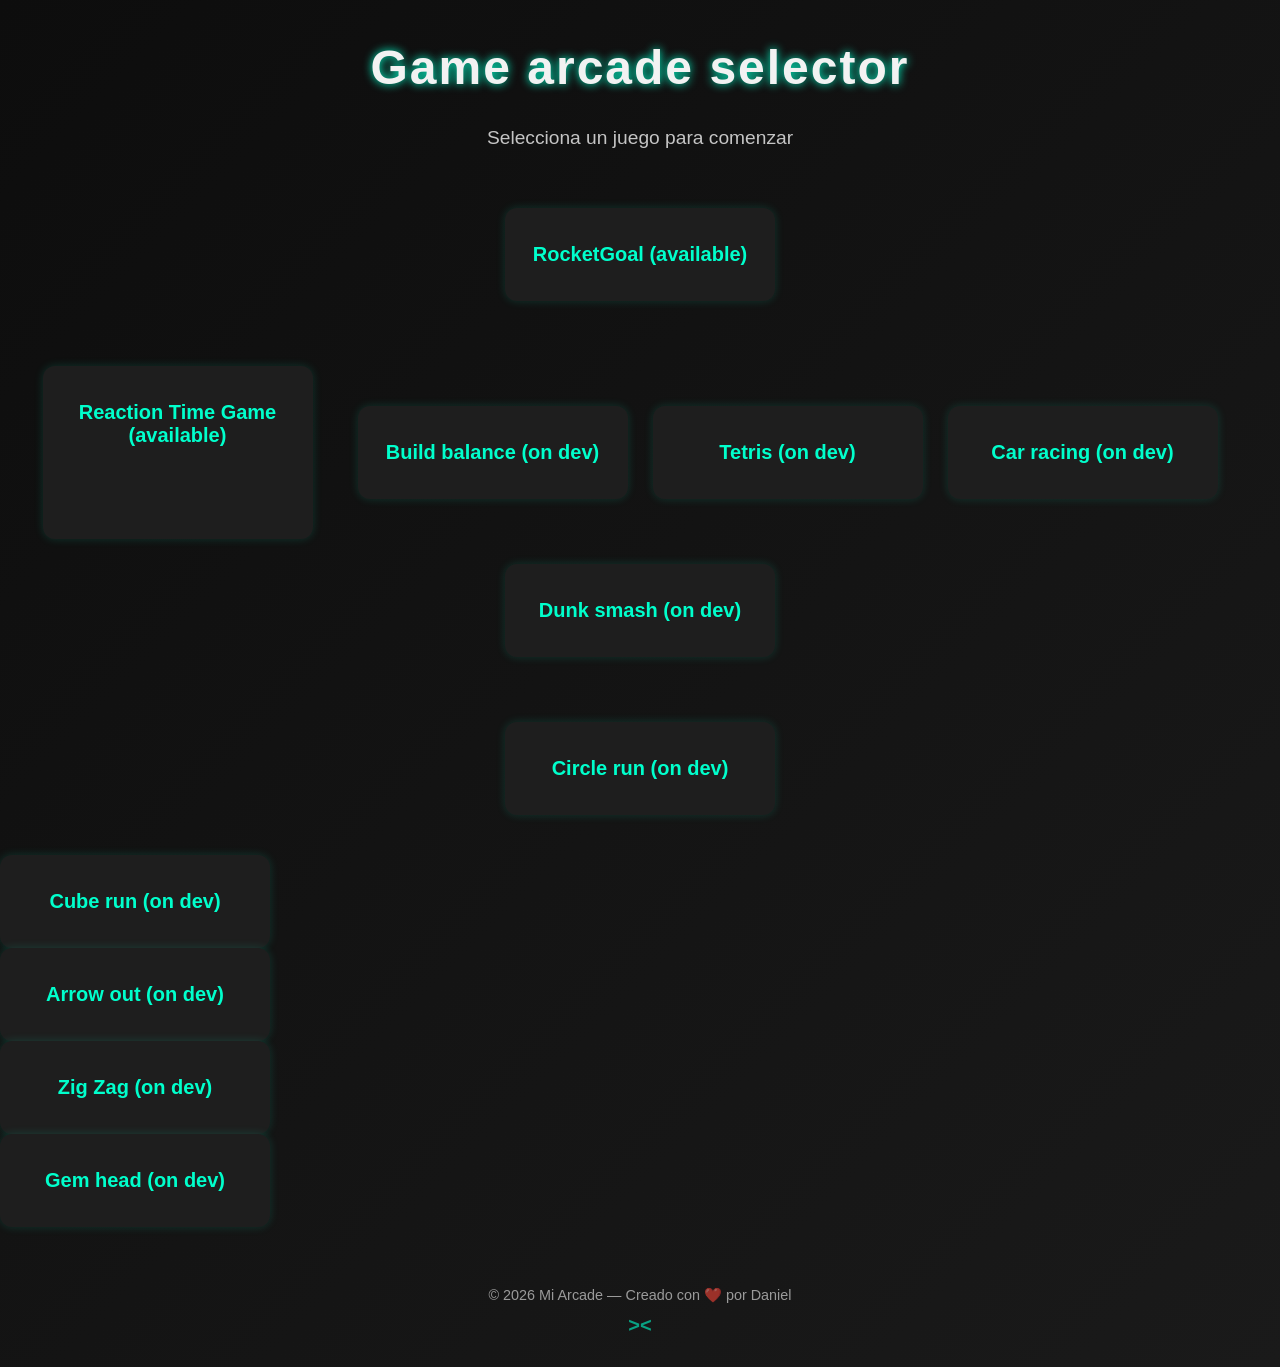
<file: index.html>
<!DOCTYPE html>
<html lang="es">
<head>
  <meta charset="UTF-8">
  <meta name="viewport" content="width=device-width, initial-scale=1.0">
  <title>Mi Arcade</title>

  <style>
    /* Estilos generales */
    body {
      font-family: 'Segoe UI', Arial, sans-serif;
      background: linear-gradient(135deg, #0d0d0d, #1a1a1a);
      color: #f2f2f2;
      margin: 0;
      padding: 0;
      text-align: center;
    }
  .footer-link {
    all: unset;       /* Elimina TODOS los estilos heredados */
    cursor: pointer;  /* Se lo devolvemos porque all: unset lo quita */
  }
    h1 {
      margin-top: 40px;
      font-size: 3rem;
      letter-spacing: 2px;
      text-shadow: 0 0 10px #00ffcc;
    }

    p {
      font-size: 1.2rem;
      opacity: 0.8;
    }

    /* Contenedor de juegos */
    .game-list {
      display: flex;
      flex-wrap: wrap;
      justify-content: center;
      gap: 25px;
      padding: 40px 20px;
    }

    /* Tarjeta de juego */
    .game {
      background: #1e1e1e;
      padding: 25px;
      border-radius: 12px;
      width: 220px;
      transition: transform 0.25s ease, background 0.25s ease;
      box-shadow: 0 0 10px rgba(0, 255, 204, 0.15);
    }

    .game:hover {
      transform: translateY(-6px) scale(1.05);
      background: #262626;
      box-shadow: 0 0 15px rgba(0, 255, 204, 0.3);
    }

    /* Enlaces */
    a {
      color: #00ffcc;
      text-decoration: none;
      font-size: 20px;
      font-weight: bold;
      display: block;
      padding: 10px 0;
    }

    a:hover {
      text-shadow: 0 0 8px #00ffcc;
    }

    /* Footer */
    footer {
      margin-top: 40px;
      padding: 20px;
      font-size: 0.9rem;
      opacity: 0.6;
    }
  </style>
</head>

<body>

  <h1>Game arcade selector</h1>
  <p>Selecciona un juego para comenzar</p>

  <div class="game-list">
    <div class="game">
      <a href="games/rocketgoal/index.html">RocketGoal (available)</a>
    </div>

  <div class="game-list">
    <div class="game">
      <a href="games/reaction-time/index.html">Reaction Time Game (available)</a>
    </div>
    
  <div class="game-list">
    <div class="game">
      <a href="games/stack/index.html">Build balance (on dev)</a>
    </div>
  

    <div class="game">
      <a href="games/tetris/index.html">Tetris (on dev)</a>
    </div>

    <div class="game">
      <a href="games/car_racing/index.html">Car racing  (on dev)</a>
    </div>
  </div>

      <div class="game">
      <a href="games/dunk_smash/index.html">Dunk smash  (on dev)</a>
    </div>
  </div>

      <div class="game">
      <a href="games/circle_run/index.html">Circle run  (on dev)</a>
    </div>
  </div>

      <div class="game">
      <a href="games/cube_run/index.html">Cube run  (on dev)</a>
    </div>
  </div>

      <div class="game">
      <a href="games/arrow_out/index.html">Arrow out  (on dev)</a>
    </div>
  </div>

      <div class="game">
      <a href="games/zig_zag/index.html">Zig Zag  (on dev)</a>
    </div>
  </div>

      <div class="game">
      <a href="games/gem_head/index.html">Gem head  (on dev)</a>
    </div>
  </div>



  <footer>
    © 2026 Mi Arcade — Creado con ❤️ por Daniel
    <a href="text/assolation/index.html" class="footer_link">><</a>
  </footer>

</body>
</html>
</file>
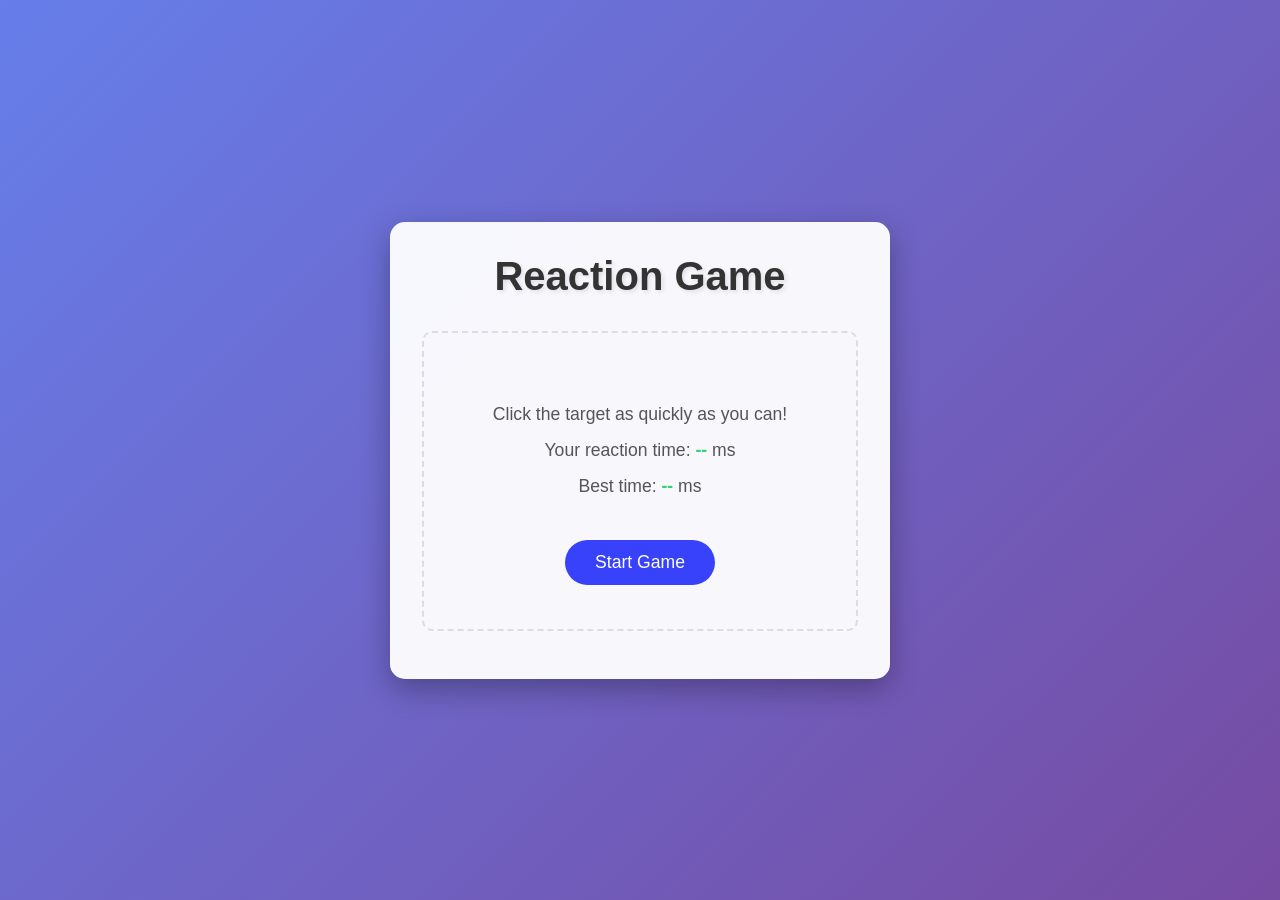
<file: games/index.html>
<!DOCTYPE html>
<html lang="en">
<head>
    <meta charset="UTF-8">
    <meta name="viewport" content="width=device-width, initial-scale=1.0">
    <title>Reaction Game</title>
    <link rel="stylesheet" href="style.css">
</head>
<body>
    <div class="container">
        <h1>Reaction Game</h1>
        <div class="game-area">
            <div id="target" class="target"></div>
            <div class="info">
                <p>Click the target as quickly as you can!</p>
                <p>Your reaction time: <span id="reaction-time">--</span> ms</p>
                <p>Best time: <span id="best-time">--</span> ms</p>
            </div>
            <button id="start-btn">Start Game</button>
        </div>
    </div>
    <script src="script.js"></script>
</body>
</html>
</file>
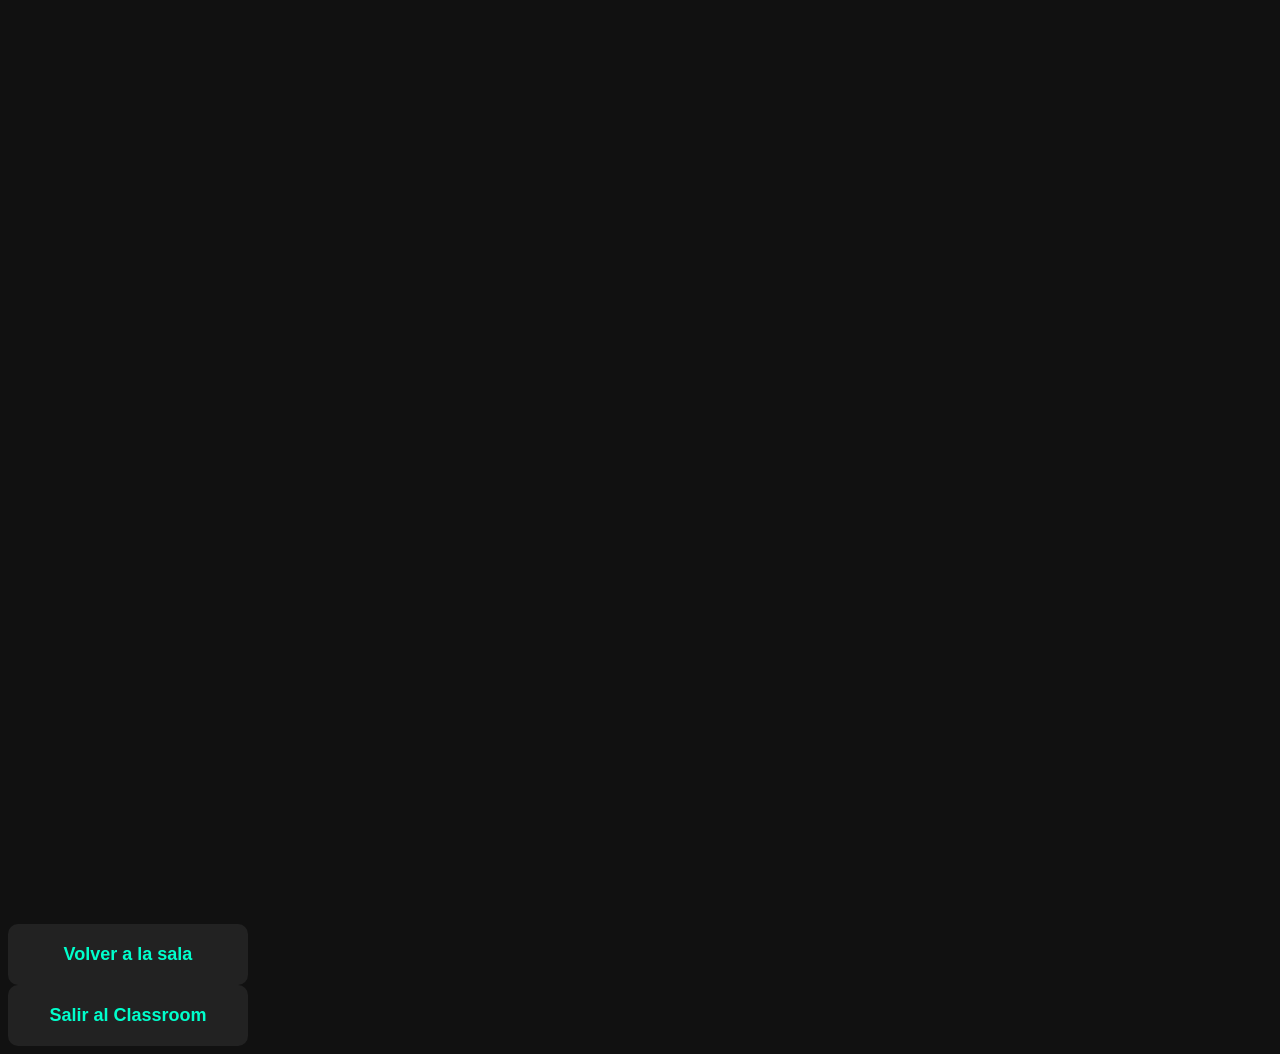
<file: games/arrow_out/index.html>
<!DOCTYPE html>
<html lang="es">
<head>
  <meta charset="UTF-8">
  <title>Arrow Out</title>
  <style>
    body {
      font-family: Arial, sans-serif;
      background: #111;
      color: white;
      text-align: center;
    }

    h1 {
      margin-top: 40px;
    }

    .game-list {
      display: flex;
      flex-wrap: wrap;
      justify-content: center;
      gap: 20px;
      margin-top: 40px;
    }

    .game {
      background: #222;
      padding: 20px;
      border-radius: 10px;
      width: 200px;
      transition: 0.2s;
    }

    .game:hover {
      transform: scale(1.05);
      background: #333;
    }

    a {
      color: #00ffcc;
      text-decoration: none;
      font-size: 18px;
      font-weight: bold;
    }
  </style>
</head>
<body>

  <iframe src="https://y8.com/embed/arrow_out" scrolling="no" style="width: 513px; height: 912px; border: 0; margin: 0; padding: 0;"> </iframe>

 <div class="game">
      <a href="https://daniel-0000-arroyo.github.io/">Volver a la sala</a>
    </div>
  
  <div class="game">
      <a href="https://classroom.google.com/">Salir al Classroom</a>
    </div>

</body>
</html>
</file>
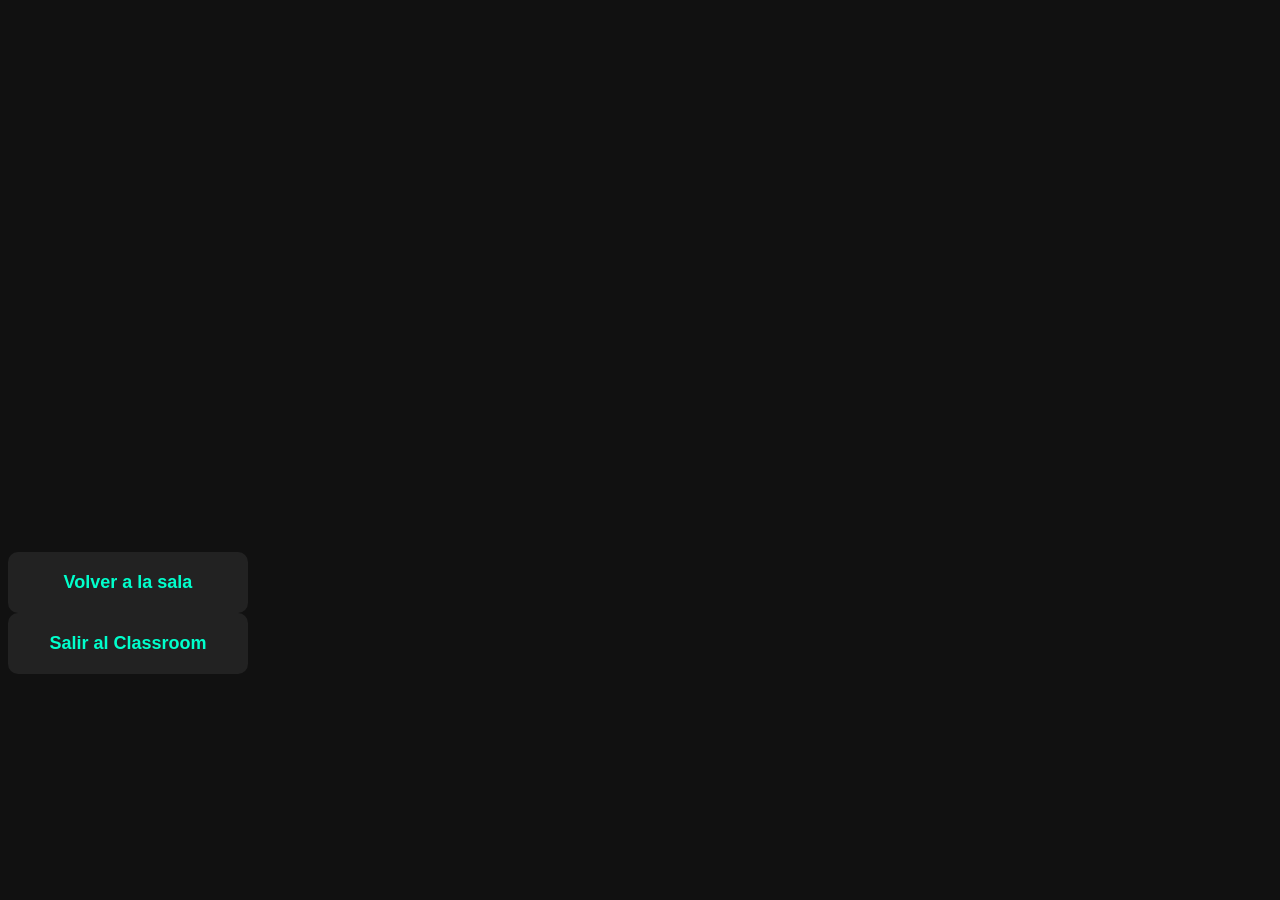
<file: games/car_racing/index.html>
<!DOCTYPE html>
<html lang="es">
<head>
  <meta charset="UTF-8">
  <title>Car Racing</title>
  <style>
    body {
      font-family: Arial, sans-serif;
      background: #111;
      color: white;
      text-align: center;
    }

    h1 {
      margin-top: 40px;
    }

    .game-list {
      display: flex;
      flex-wrap: wrap;
      justify-content: center;
      gap: 20px;
      margin-top: 40px;
    }

    .game {
      background: #222;
      padding: 20px;
      border-radius: 10px;
      width: 200px;
      transition: 0.2s;
    }

    .game:hover {
      transform: scale(1.05);
      background: #333;
    }

    a {
      color: #00ffcc;
      text-decoration: none;
      font-size: 18px;
      font-weight: bold;
    }
  </style>
</head>
<body>
  
<iframe src="https://y8.com/embed/car_racing_drift_3d" scrolling="no" style="width: 960px; height: 540px; border: 0; margin: 0; padding: 0;"> </iframe>
  
 <div class="game">
      <a href="https://daniel-0000-arroyo.github.io/">Volver a la sala</a>
    </div>

  
  <div class="game">
      <a href="https://classroom.google.com/">Salir al Classroom</a>
    </div>

</body>
</html>
</file>
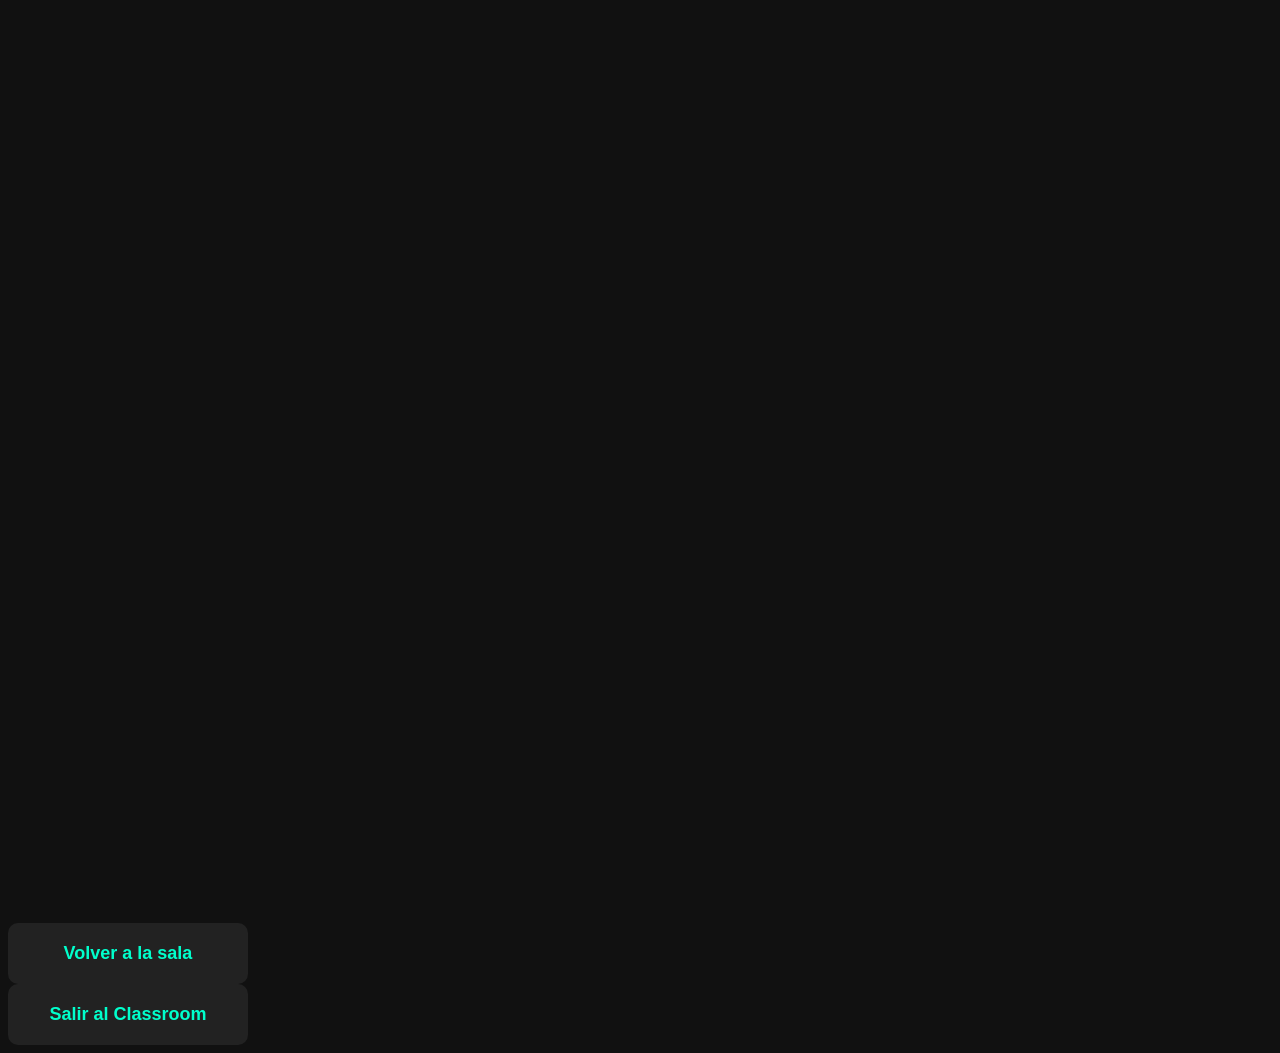
<file: games/circle_run/index.html>
<!DOCTYPE html>
<html lang="es">
<head>
  <meta charset="UTF-8">
  <title>Circle Run</title>
  <style>
    body {
      font-family: Arial, sans-serif;
      background: #111;
      color: white;
      text-align: center;
    }

    h1 {
      margin-top: 40px;
    }

    .game-list {
      display: flex;
      flex-wrap: wrap;
      justify-content: center;
      gap: 20px;
      margin-top: 40px;
    }

    .game {
      background: #222;
      padding: 20px;
      border-radius: 10px;
      width: 200px;
      transition: 0.2s;
    }

    .game:hover {
      transform: scale(1.05);
      background: #333;
    }

    a {
      color: #00ffcc;
      text-decoration: none;
      font-size: 18px;
      font-weight: bold;
    }
  </style>
</head>
<body>

 <iframe src="https://y8.com/embed/circle_run_webgl" scrolling="no" style="width: 521px; height: 911px; border: 0; margin: 0; padding: 0;"> </iframe> 

 <div class="game">
      <a href="https://daniel-0000-arroyo.github.io/">Volver a la sala</a>
    </div>
  
  <div class="game">
      <a href="https://classroom.google.com/">Salir al Classroom</a>
    </div>

</body>
</html>
</file>
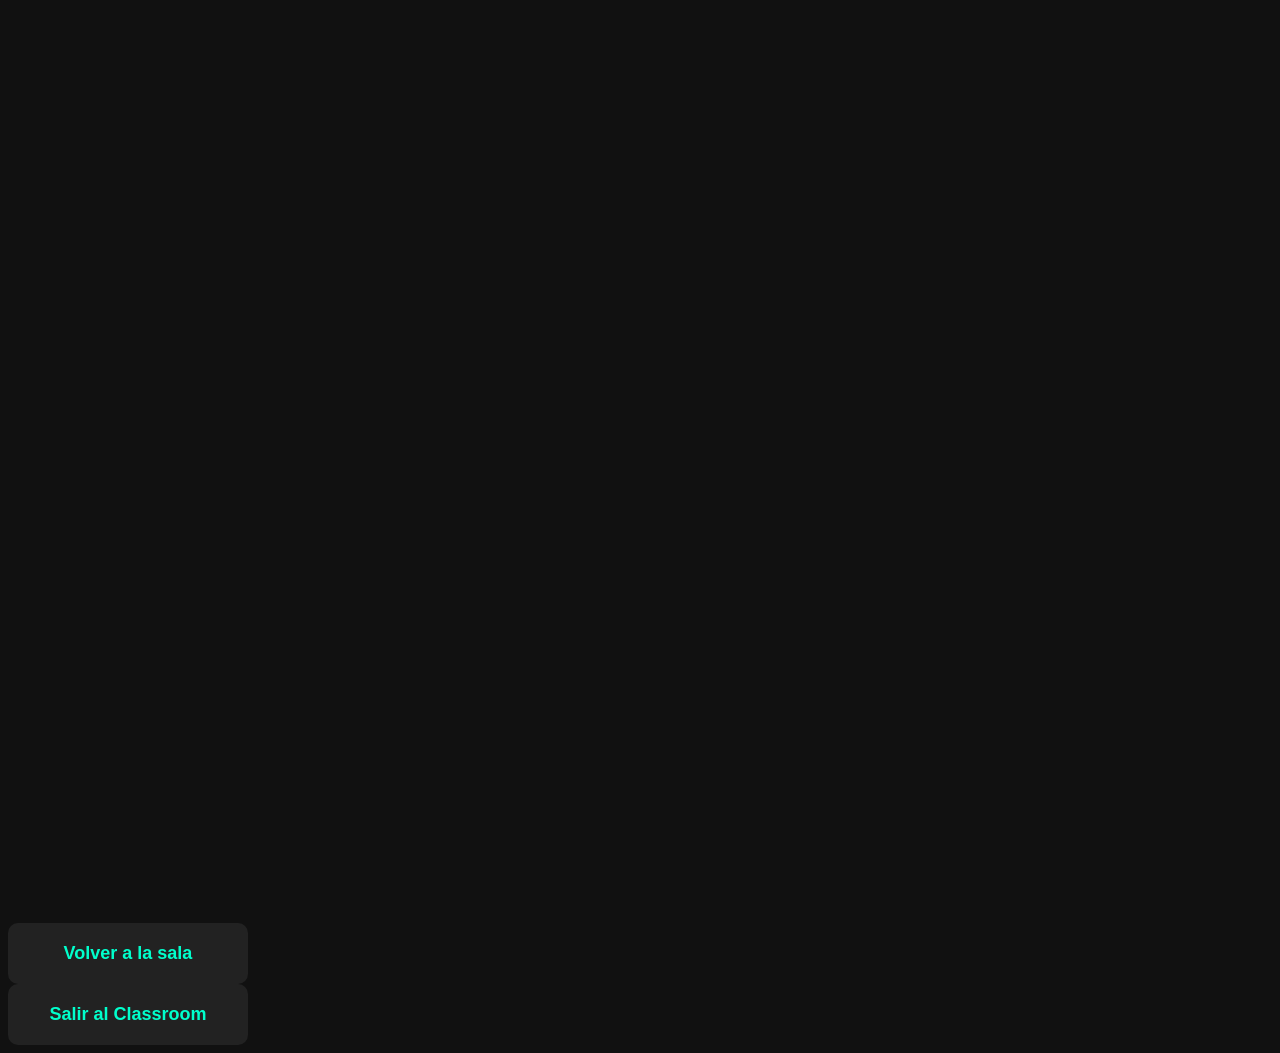
<file: games/cube_run/index.html>
<!DOCTYPE html>
<html lang="es">
<head>
  <meta charset="UTF-8">
  <title>Cube Run</title>
  <style>
    body {
      font-family: Arial, sans-serif;
      background: #111;
      color: white;
      text-align: center;
    }

    h1 {
      margin-top: 40px;
    }

    .game-list {
      display: flex;
      flex-wrap: wrap;
      justify-content: center;
      gap: 20px;
      margin-top: 40px;
    }

    .game {
      background: #222;
      padding: 20px;
      border-radius: 10px;
      width: 200px;
      transition: 0.2s;
    }

    .game:hover {
      transform: scale(1.05);
      background: #333;
    }

    a {
      color: #00ffcc;
      text-decoration: none;
      font-size: 18px;
      font-weight: bold;
    }
  </style>
</head>
<body>

  <iframe src="https://y8.com/embed/cube_run" scrolling="no" style="width: 521px; height: 911px; border: 0; margin: 0; padding: 0;"> </iframe>

 <div class="game">
      <a href="https://daniel-0000-arroyo.github.io/">Volver a la sala</a>
    </div>
  
  <div class="game">
      <a href="https://classroom.google.com/">Salir al Classroom</a>
    </div>

</body>
</html>
</file>
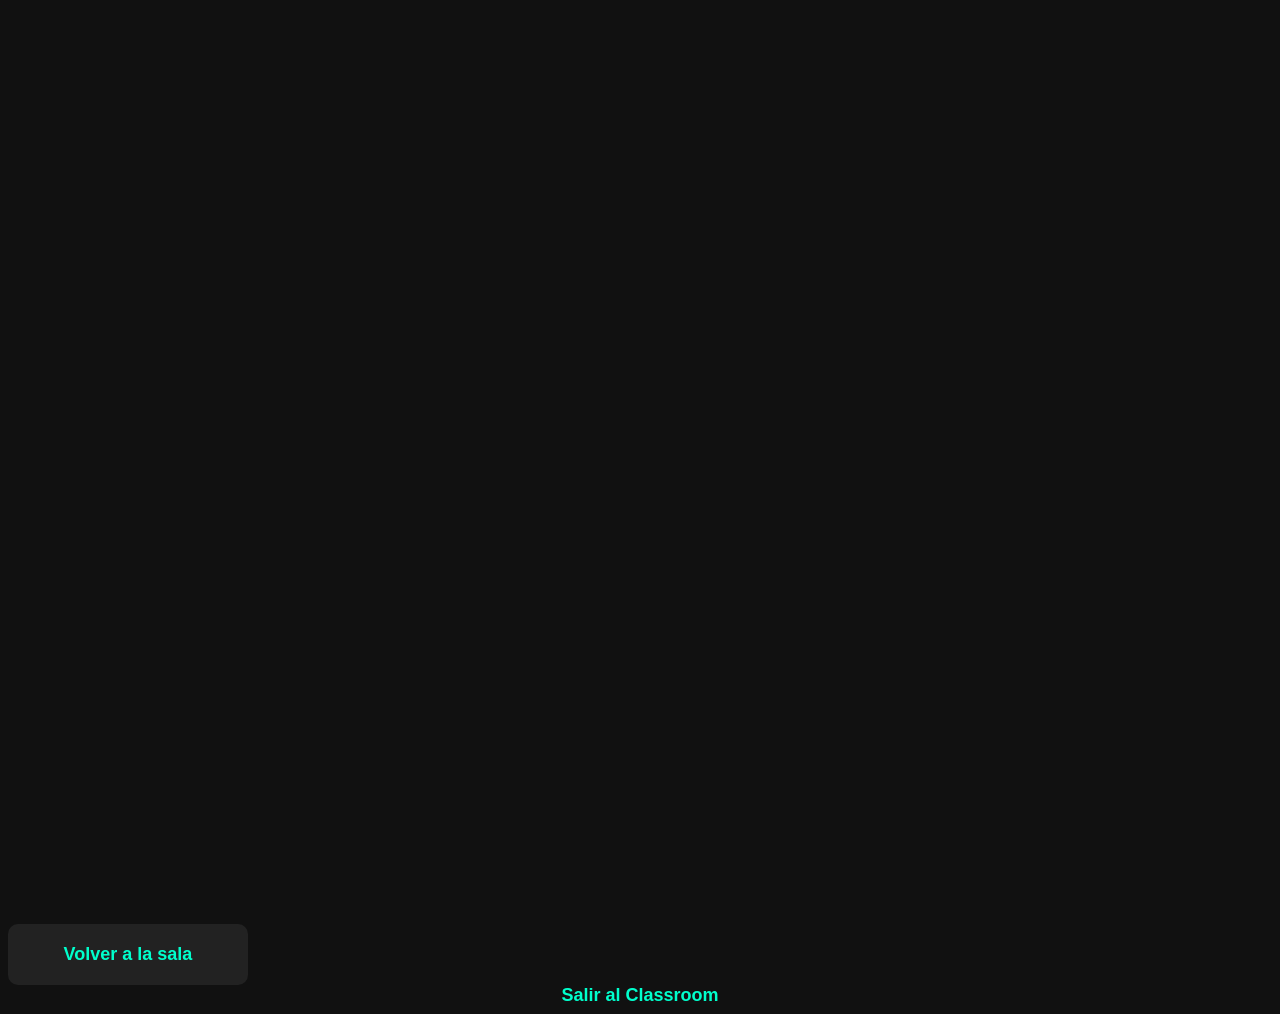
<file: games/dunk_smash/index.html>
<!DOCTYPE html>
<html lang="es">
<head>
  <meta charset="UTF-8">
  <title>Dunk Smash</title>
  <style>
    body {
      font-family: Arial, sans-serif;
      background: #111;
      color: white;
      text-align: center;
    }

    h1 {
      margin-top: 40px;
    }

    .game-list {
      display: flex;
      flex-wrap: wrap;
      justify-content: center;
      gap: 20px;
      margin-top: 40px;
    }

    .game {
      background: #222;
      padding: 20px;
      border-radius: 10px;
      width: 200px;
      transition: 0.2s;
    }

    .game:hover {
      transform: scale(1.05);
      background: #333;
    }

    a {
      color: #00ffcc;
      text-decoration: none;
      font-size: 18px;
      font-weight: bold;
    }
  </style>
</head>
<body>

<iframe src="https://y8.com/embed/dunk_smash" scrolling="no" style="width: 513px; height: 912px; border: 0; margin: 0; padding: 0;"> </iframe>  

 <div class="game">
      <a href="https://daniel-0000-arroyo.github.io/">Volver a la sala</a>
    </div>
  
      <a href="https://classroom.google.com/">Salir al Classroom</a>
    </div>

</body>
</html>
</file>
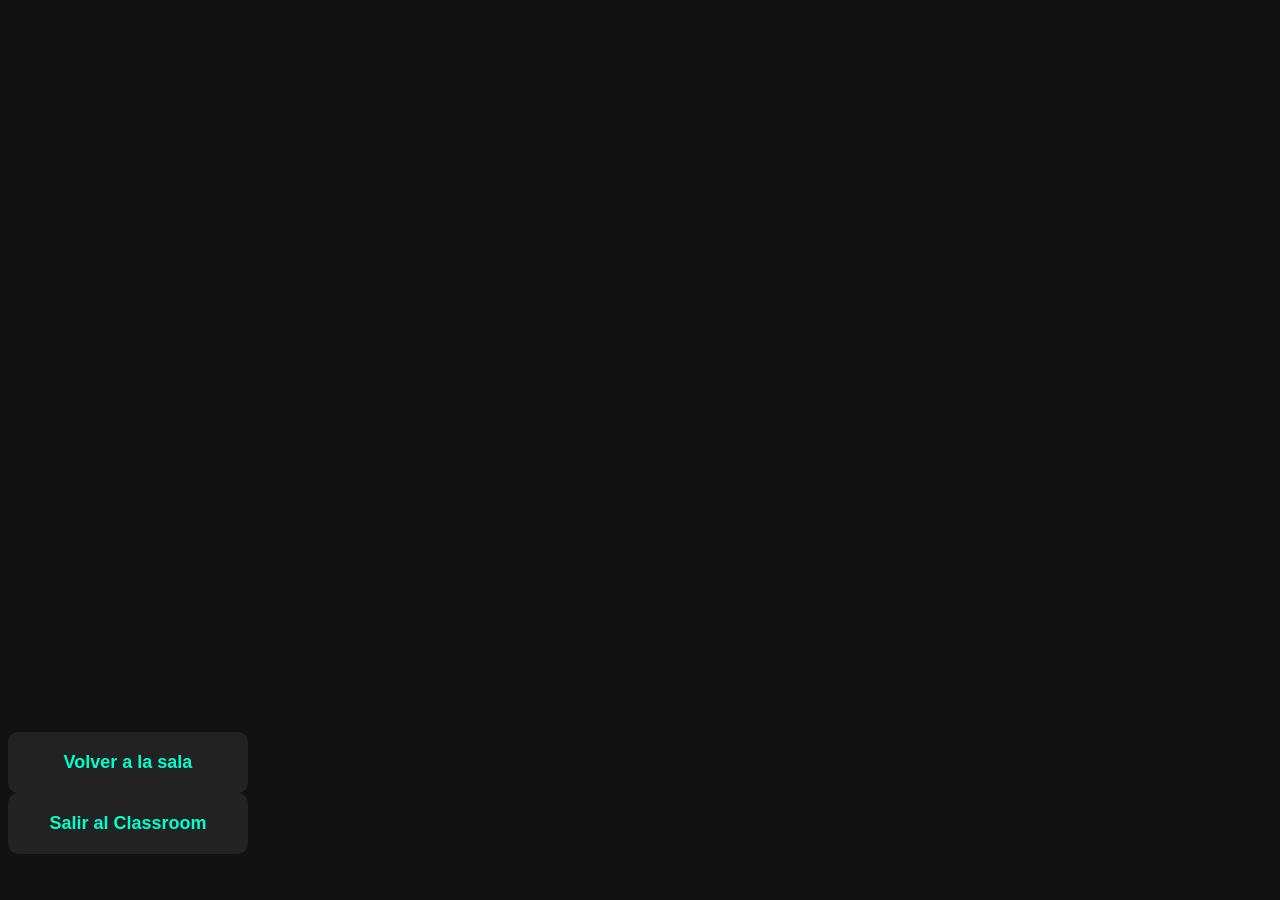
<file: games/gem_head/index.html>
<!DOCTYPE html>
<html lang="es">
<head>
  <meta charset="UTF-8">
  <title>Gem Head</title>
  <style>
    body {
      font-family: Arial, sans-serif;
      background: #111;
      color: white;
      text-align: center;
    }

    h1 {
      margin-top: 40px;
    }

    .game-list {
      display: flex;
      flex-wrap: wrap;
      justify-content: center;
      gap: 20px;
      margin-top: 40px;
    }

    .game {
      background: #222;
      padding: 20px;
      border-radius: 10px;
      width: 200px;
      transition: 0.2s;
    }

    .game:hover {
      transform: scale(1.05);
      background: #333;
    }

    a {
      color: #00ffcc;
      text-decoration: none;
      font-size: 18px;
      font-weight: bold;
    }
  </style>
</head>
<body>

<iframe src="https://y8.com/embed/geometry_head" scrolling="no" style="width: 1152px; height: 720px; border: 0; margin: 0; padding: 0;"> </iframe>

 <div class="game">
      <a href="https://daniel-0000-arroyo.github.io/">Volver a la sala</a>
    </div>
  
  <div class="game">
      <a href="https://classroom.google.com/">Salir al Classroom</a>
    </div>

</body>
</html>
</file>
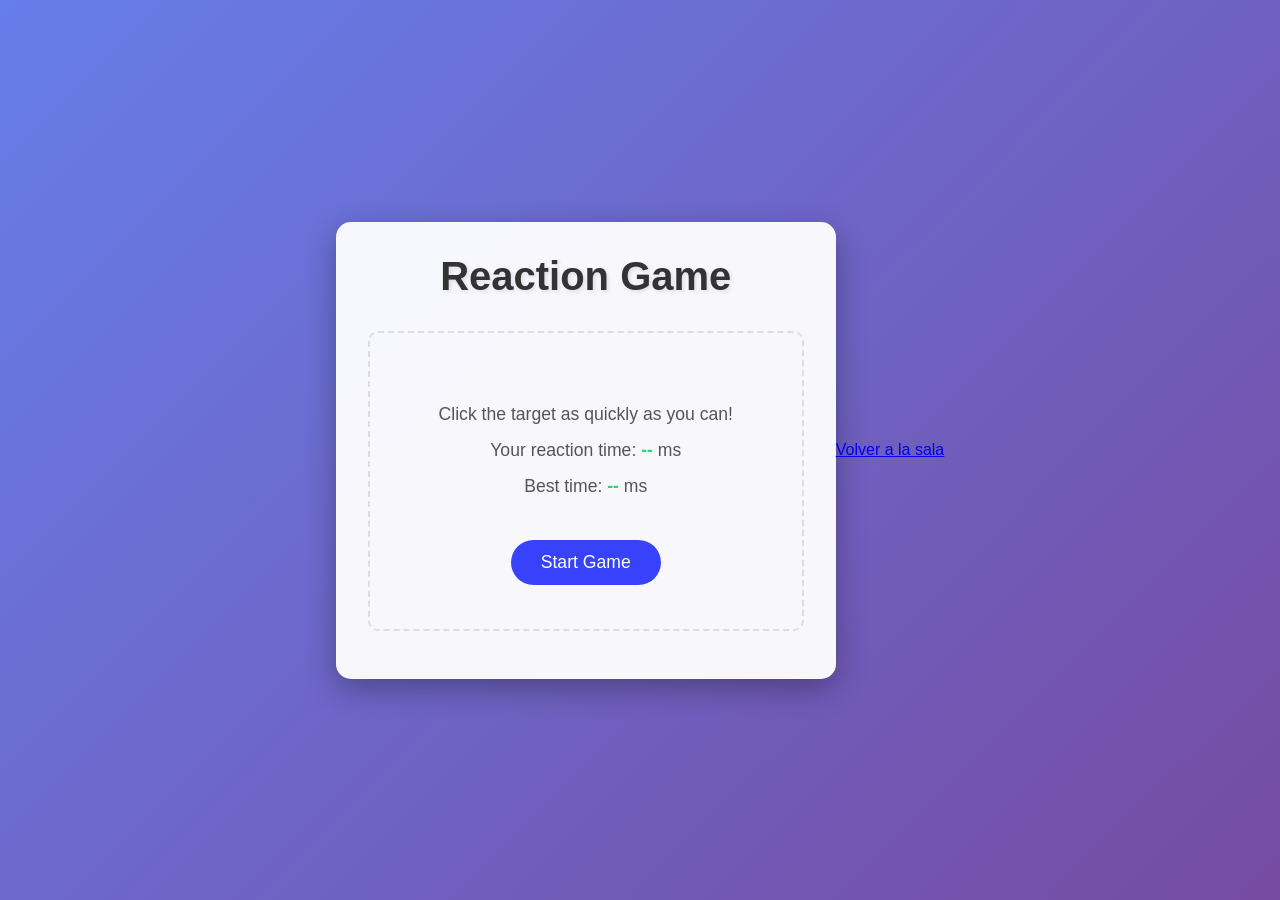
<file: games/reaction-time/index.html>
<!DOCTYPE html>
<html lang="en">
<head>
    <meta charset="UTF-8">
    <meta name="viewport" content="width=device-width, initial-scale=1.0">
    <title>Reaction Game</title>
    <link rel="stylesheet" href="style.css">
</head>
<body>
    <div class="container">
        <h1>Reaction Game</h1>
        <div class="game-area">
            <div id="target" class="target"></div>
            <div class="info">
                <p>Click the target as quickly as you can!</p>
                <p>Your reaction time: <span id="reaction-time">--</span> ms</p>
                <p>Best time: <span id="best-time">--</span> ms</p>
            </div>
            <button id="start-btn">Start Game</button>
        </div>
    </div>
    <div class="game">
      <a href="https://daniel-0000-arroyo.github.io/">Volver a la sala</a>
    </div>
    <script src="script.js"></script>
</body>
</html>
</file>
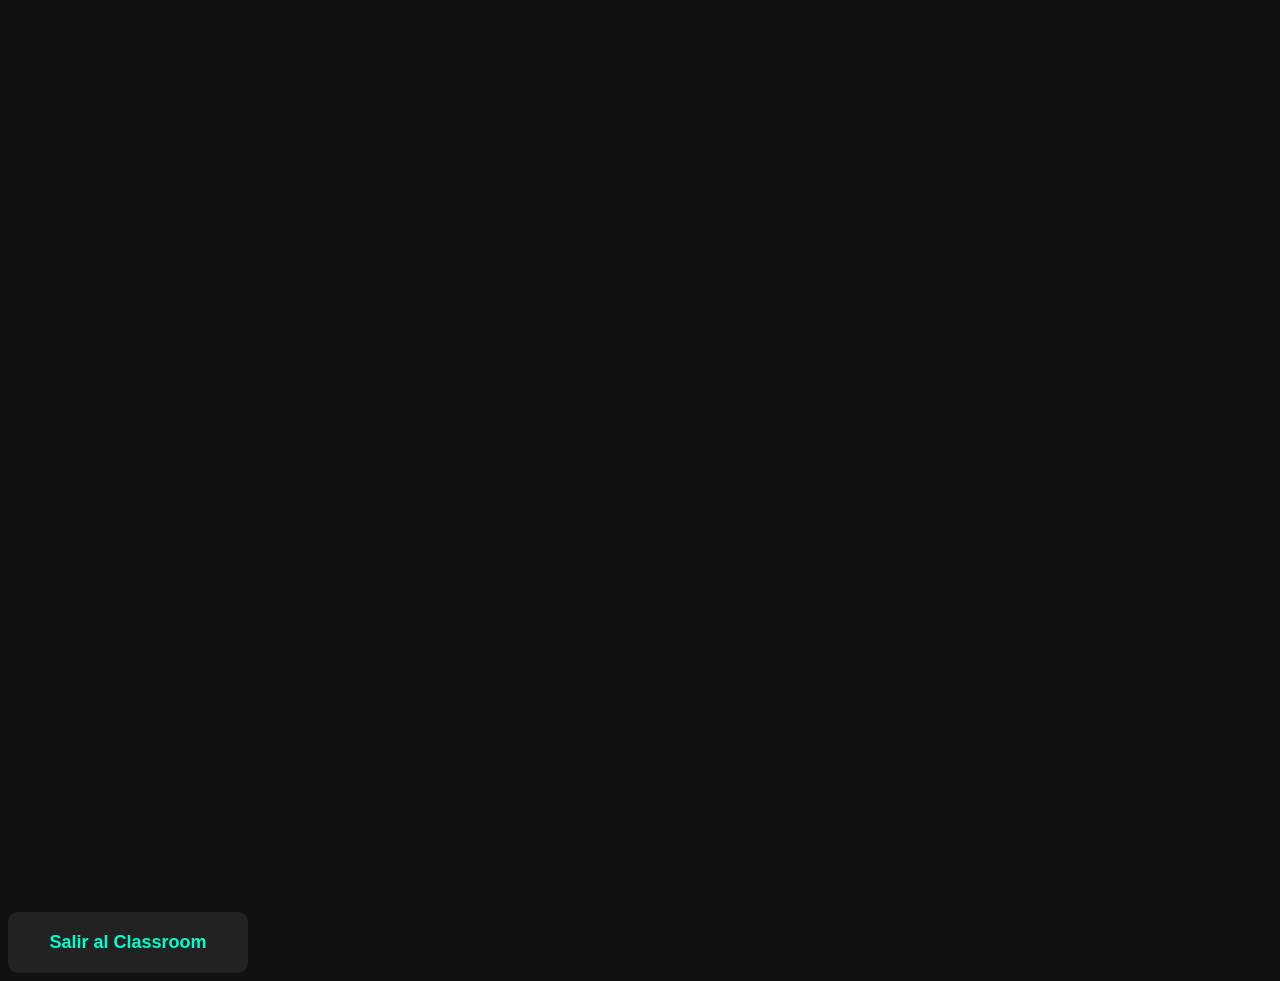
<file: games/stack/index.html>
<!DOCTYPE html>
<html lang="es">
<head>
  <meta charset="UTF-8">
  <title>Build balance</title>
  <style>
    body {
      font-family: Arial, sans-serif;
      background: #111;
      color: white;
      text-align: center;
    }

    h1 {
      margin-top: 40px;
    }

    .game-list {
      display: flex;
      flex-wrap: wrap;
      justify-content: center;
      gap: 20px;
      margin-top: 40px;
    }

    .game {
      background: #222;
      padding: 20px;
      border-radius: 10px;
      width: 200px;
      transition: 0.2s;
    }

    .game:hover {
      transform: scale(1.05);
      background: #333;
    }

    a {
      color: #00ffcc;
      text-decoration: none;
      font-size: 18px;
      font-weight: bold;
    }
  </style>
</head>
<body>
<iframe src="https://y8.com/embed/build_balance_webgl" scrolling="no" style="width: 700px; height: 900px; border: 0; margin: 0; padding: 0;"> </iframe>
  
  <div class="game">
      <a href="https://classroom.google.com/">Salir al Classroom</a>
    </div>

</body>
</html>
</file>
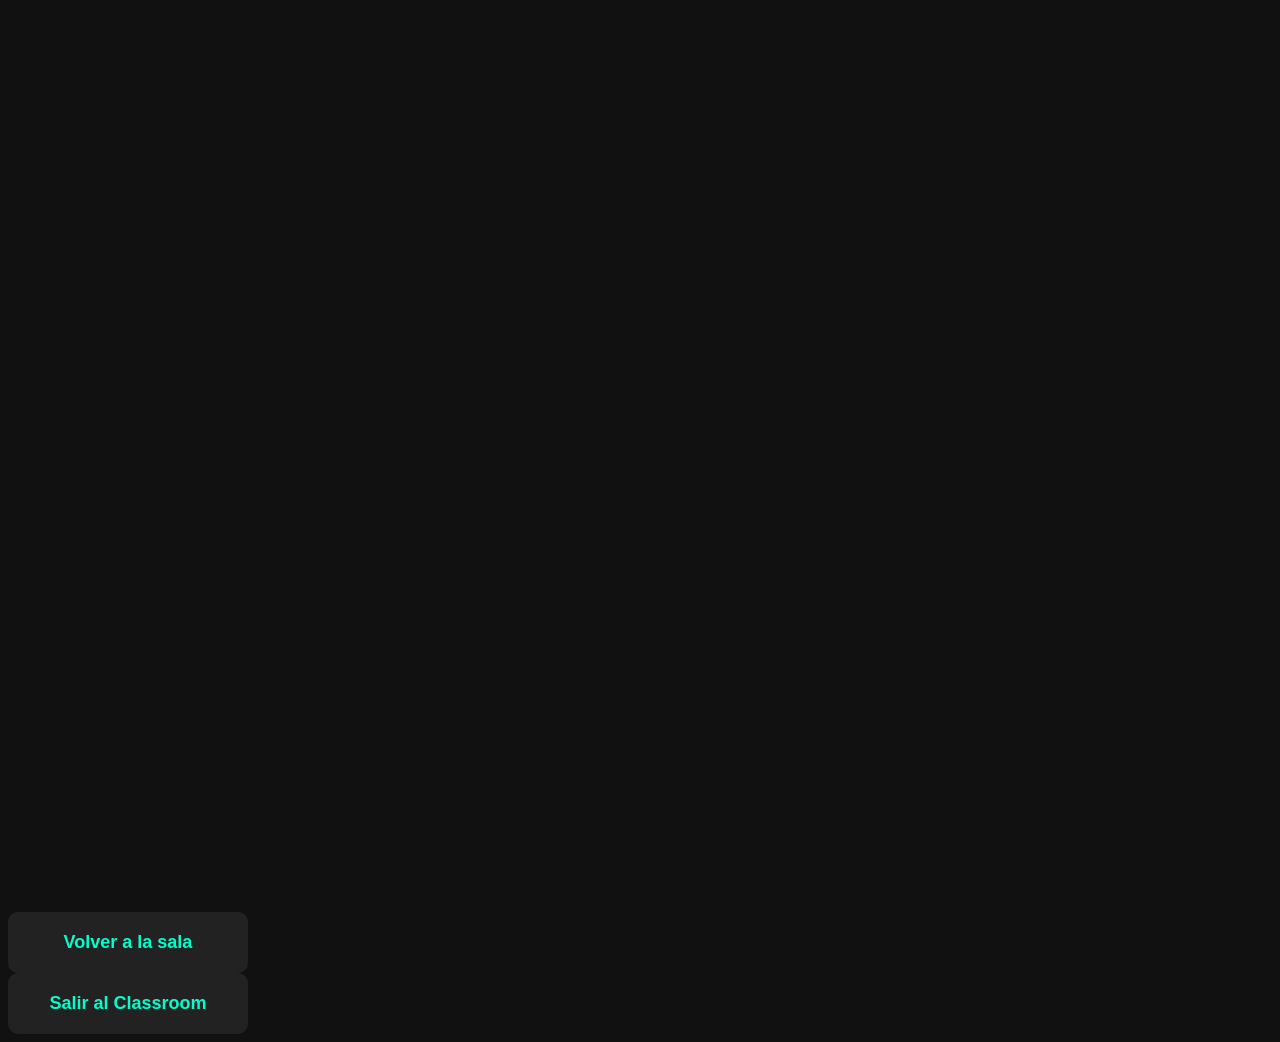
<file: games/tetris/index.html>
<!DOCTYPE html>
<html lang="es">
<head>
  <meta charset="UTF-8">
  <title>Tetris</title>
  <style>
    body {
      font-family: Arial, sans-serif;
      background: #111;
      color: white;
      text-align: center;
    }

    h1 {
      margin-top: 40px;
    }

    .game-list {
      display: flex;
      flex-wrap: wrap;
      justify-content: center;
      gap: 20px;
      margin-top: 40px;
    }

    .game {
      background: #222;
      padding: 20px;
      border-radius: 10px;
      width: 200px;
      transition: 0.2s;
    }

    .game:hover {
      transform: scale(1.05);
      background: #333;
    }

    a {
      color: #00ffcc;
      text-decoration: none;
      font-size: 18px;
      font-weight: bold;
    }
  </style>
</head>
<body>
<iframe src="" scrolling="no" style="width: 700px; height: 900px; border: 0; margin: 0; padding: 0;"> </iframe>

 <div class="game">
      <a href="https://daniel-0000-arroyo.github.io/">Volver a la sala</a>
    </div>
  
  <div class="game">
      <a href="https://classroom.google.com/">Salir al Classroom</a>
    </div>

</body>
</html>
</file>
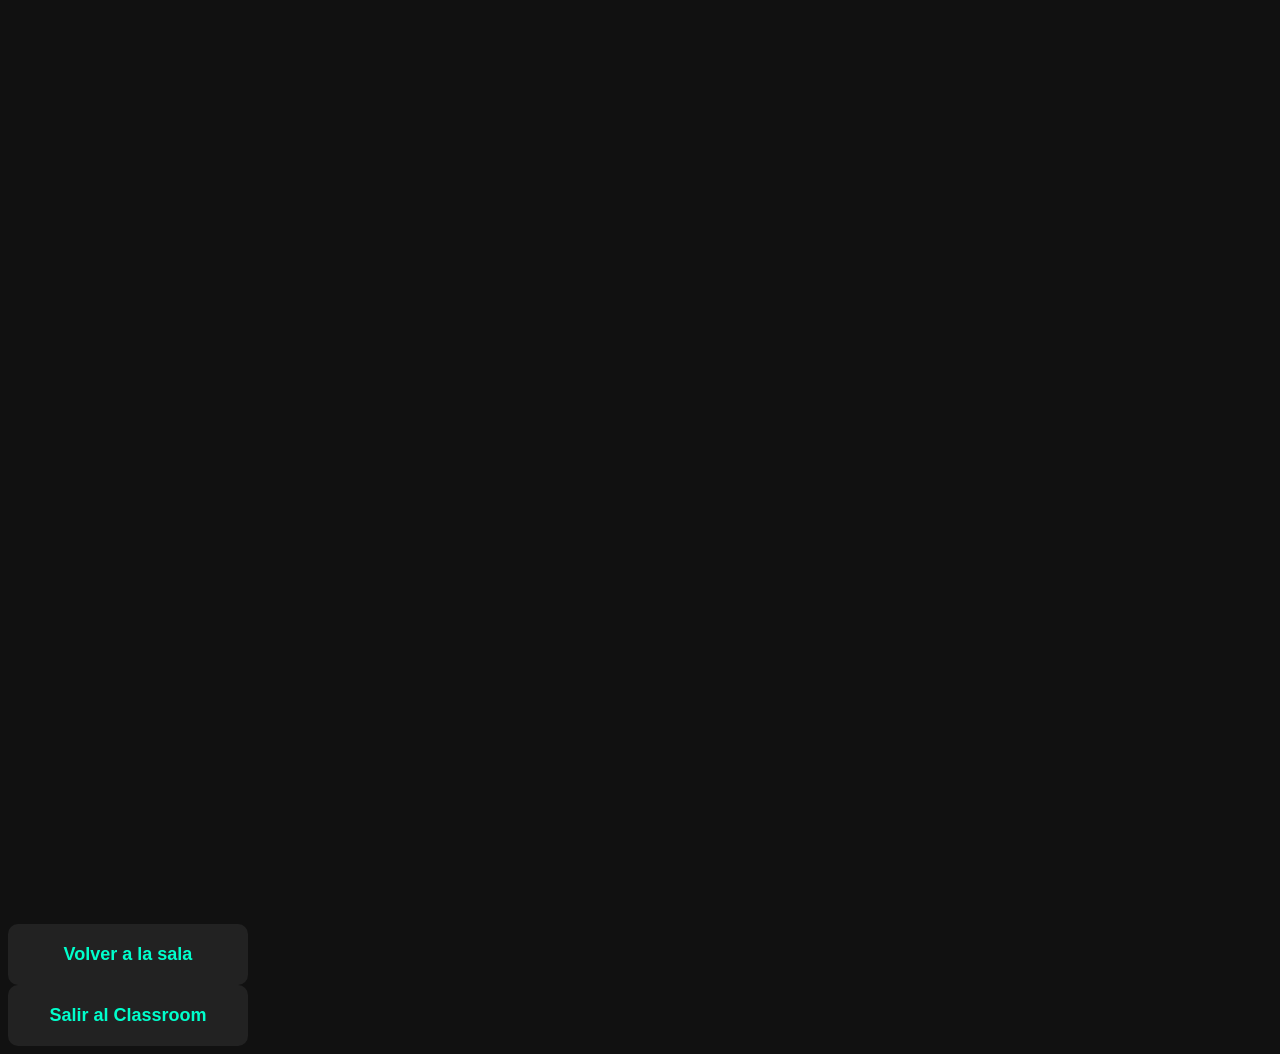
<file: games/zig_zag/index.html>
<!DOCTYPE html>
<html lang="es">
<head>
  <meta charset="UTF-8">
  <title>Zig Zag</title>
  <style>
    body {
      font-family: Arial, sans-serif;
      background: #111;
      color: white;
      text-align: center;
    }

    h1 {
      margin-top: 40px;
    }

    .game-list {
      display: flex;
      flex-wrap: wrap;
      justify-content: center;
      gap: 20px;
      margin-top: 40px;
    }

    .game {
      background: #222;
      padding: 20px;
      border-radius: 10px;
      width: 200px;
      transition: 0.2s;
    }

    .game:hover {
      transform: scale(1.05);
      background: #333;
    }

    a {
      color: #00ffcc;
      text-decoration: none;
      font-size: 18px;
      font-weight: bold;
    }
  </style>
</head>
<body>

<iframe src="https://y8.com/embed/zig_zag_webgl" scrolling="no" style="width: 513px; height: 912px; border: 0; margin: 0; padding: 0;"> </iframe>

 <div class="game">
      <a href="https://daniel-0000-arroyo.github.io/">Volver a la sala</a>
    </div>
  
  <div class="game">
      <a href="https://classroom.google.com/">Salir al Classroom</a>
    </div>

</body>
</html>
</file>
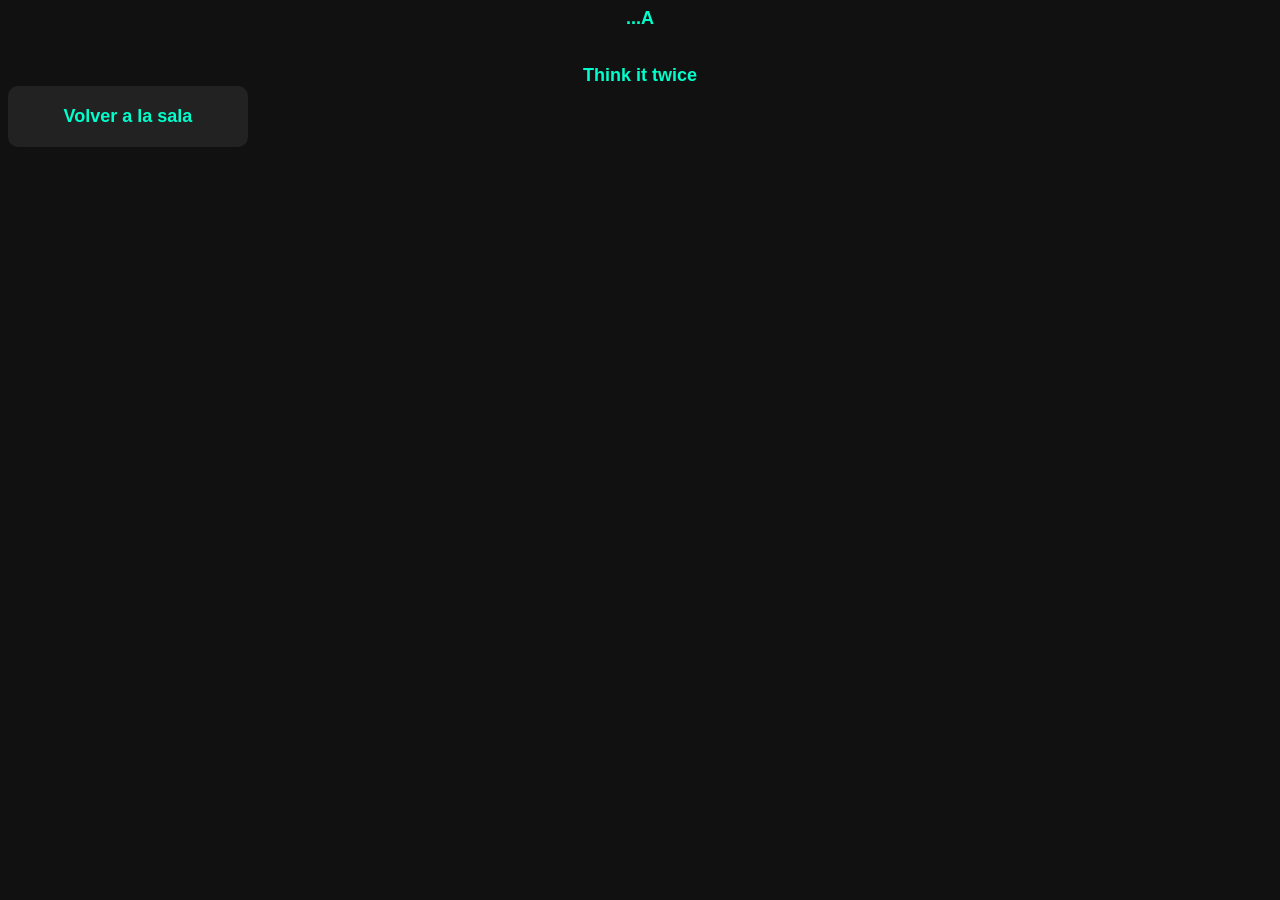
<file: text/assolation/index.html>
<!DOCTYPE html>
<html lang="es">
<head>
  <meta charset="UTF-8">
  <title>L...</title>
  <style>
    body {
      font-family: Arial, sans-serif;
      background: #111;
      color: white;
      text-align: center;
    }

    h1 {
      margin-top: 40px;
    }

    .game {
      background: #222;
      padding: 20px;
      border-radius: 10px;
      width: 200px;
      transition: 0.2s;
    }

    a {
      color: #00ffcc;
      text-decoration: none;
      font-size: 18px;
      font-weight: bold;
    }
  </style>
</head>
<body>

<a>...A</a>
<br>
<br>
<br>
<a>Think it twice</a>
<br>  
  <script type="text/plain">
  Because the name has a deep -ore-.
</script>

 <div class="game">
      <a href="https://daniel-0000-arroyo.github.io/">Volver a la sala</a>
    </div>
  
</body>
</html>
</file>
<file: games/style.css>
* {
    margin: 0;
    padding: 0;
    box-sizing: border-box;
}

body {
    font-family: 'Arial', sans-serif;
    background: linear-gradient(135deg, #667eea 0%, #764ba2 100%);
    min-height: 100vh;
    display: flex;
    justify-content: center;
    align-items: center;
}

.container {
    text-align: center;
    background: rgba(255, 255, 255, 0.95);
    padding: 2rem;
    border-radius: 15px;
    box-shadow: 0 10px 30px rgba(0, 0, 0, 0.3);
    max-width: 500px;
    width: 90%;
}

h1 {
    color: #333;
    margin-bottom: 2rem;
    font-size: 2.5rem;
    text-shadow: 2px 2px 4px rgba(0, 0, 0, 0.1);
}

.game-area {
    position: relative;
    min-height: 300px;
    border: 2px dashed #ddd;
    border-radius: 10px;
    margin: 1rem 0;
    display: flex;
    flex-direction: column;
    justify-content: center;
    align-items: center;
}

.target {
    width: 60px;
    height: 60px;
    background: #ff4757;
    border-radius: 50%;
    cursor: pointer;
    position: absolute;
    display: none;
    transition: all 0.1s ease;
    box-shadow: 0 4px 15px rgba(255, 71, 87, 0.4);
}

.target:hover {
    transform: scale(1.1);
    box-shadow: 0 6px 20px rgba(255, 71, 87, 0.6);
}

.target.clicked {
    background: #2ed573;
    transform: scale(0.9);
}

.info {
    margin: 1rem 0;
    color: #555;
    line-height: 1.6;
}

.info p {
    margin: 0.5rem 0;
    font-size: 1.1rem;
}

.info span {
    font-weight: bold;
    color: #2ed573;
}

#start-btn {
    background: #3742fa;
    color: white;
    border: none;
    padding: 12px 30px;
    font-size: 1.1rem;
    border-radius: 25px;
    cursor: pointer;
    transition: all 0.3s ease;
    margin-top: 1rem;
}

#start-btn:hover {
    background: #2f3542;
    transform: translateY(-2px);
    box-shadow: 0 5px 15px rgba(55, 66, 250, 0.4);
}

#start-btn:active {
    transform: translateY(0);
}

.waiting {
    background: #ffa502 !important;
}

.game-area.waiting {
    border-color: #ffa502;
    background: rgba(255, 165, 2, 0.1);
}
</file>
<file: games/reaction-time/style.css>
* {
    margin: 0;
    padding: 0;
    box-sizing: border-box;
}

body {
    font-family: 'Arial', sans-serif;
    background: linear-gradient(135deg, #667eea 0%, #764ba2 100%);
    min-height: 100vh;
    display: flex;
    justify-content: center;
    align-items: center;
}

.container {
    text-align: center;
    background: rgba(255, 255, 255, 0.95);
    padding: 2rem;
    border-radius: 15px;
    box-shadow: 0 10px 30px rgba(0, 0, 0, 0.3);
    max-width: 500px;
    width: 90%;
}

h1 {
    color: #333;
    margin-bottom: 2rem;
    font-size: 2.5rem;
    text-shadow: 2px 2px 4px rgba(0, 0, 0, 0.1);
}

.game-area {
    position: relative;
    min-height: 300px;
    border: 2px dashed #ddd;
    border-radius: 10px;
    margin: 1rem 0;
    display: flex;
    flex-direction: column;
    justify-content: center;
    align-items: center;
}

.target {
    width: 60px;
    height: 60px;
    background: #ff4757;
    border-radius: 50%;
    cursor: pointer;
    position: absolute;
    display: none;
    transition: all 0.1s ease;
    box-shadow: 0 4px 15px rgba(255, 71, 87, 0.4);
}

.target:hover {
    transform: scale(1.1);
    box-shadow: 0 6px 20px rgba(255, 71, 87, 0.6);
}

.target.clicked {
    background: #2ed573;
    transform: scale(0.9);
}

.info {
    margin: 1rem 0;
    color: #555;
    line-height: 1.6;
}

.info p {
    margin: 0.5rem 0;
    font-size: 1.1rem;
}

.info span {
    font-weight: bold;
    color: #2ed573;
}

#start-btn {
    background: #3742fa;
    color: white;
    border: none;
    padding: 12px 30px;
    font-size: 1.1rem;
    border-radius: 25px;
    cursor: pointer;
    transition: all 0.3s ease;
    margin-top: 1rem;
}

#start-btn:hover {
    background: #2f3542;
    transform: translateY(-2px);
    box-shadow: 0 5px 15px rgba(55, 66, 250, 0.4);
}

#start-btn:active {
    transform: translateY(0);
}

.waiting {
    background: #ffa502 !important;
}

.game-area.waiting {
    border-color: #ffa502;
    background: rgba(255, 165, 2, 0.1);
}
</file>
